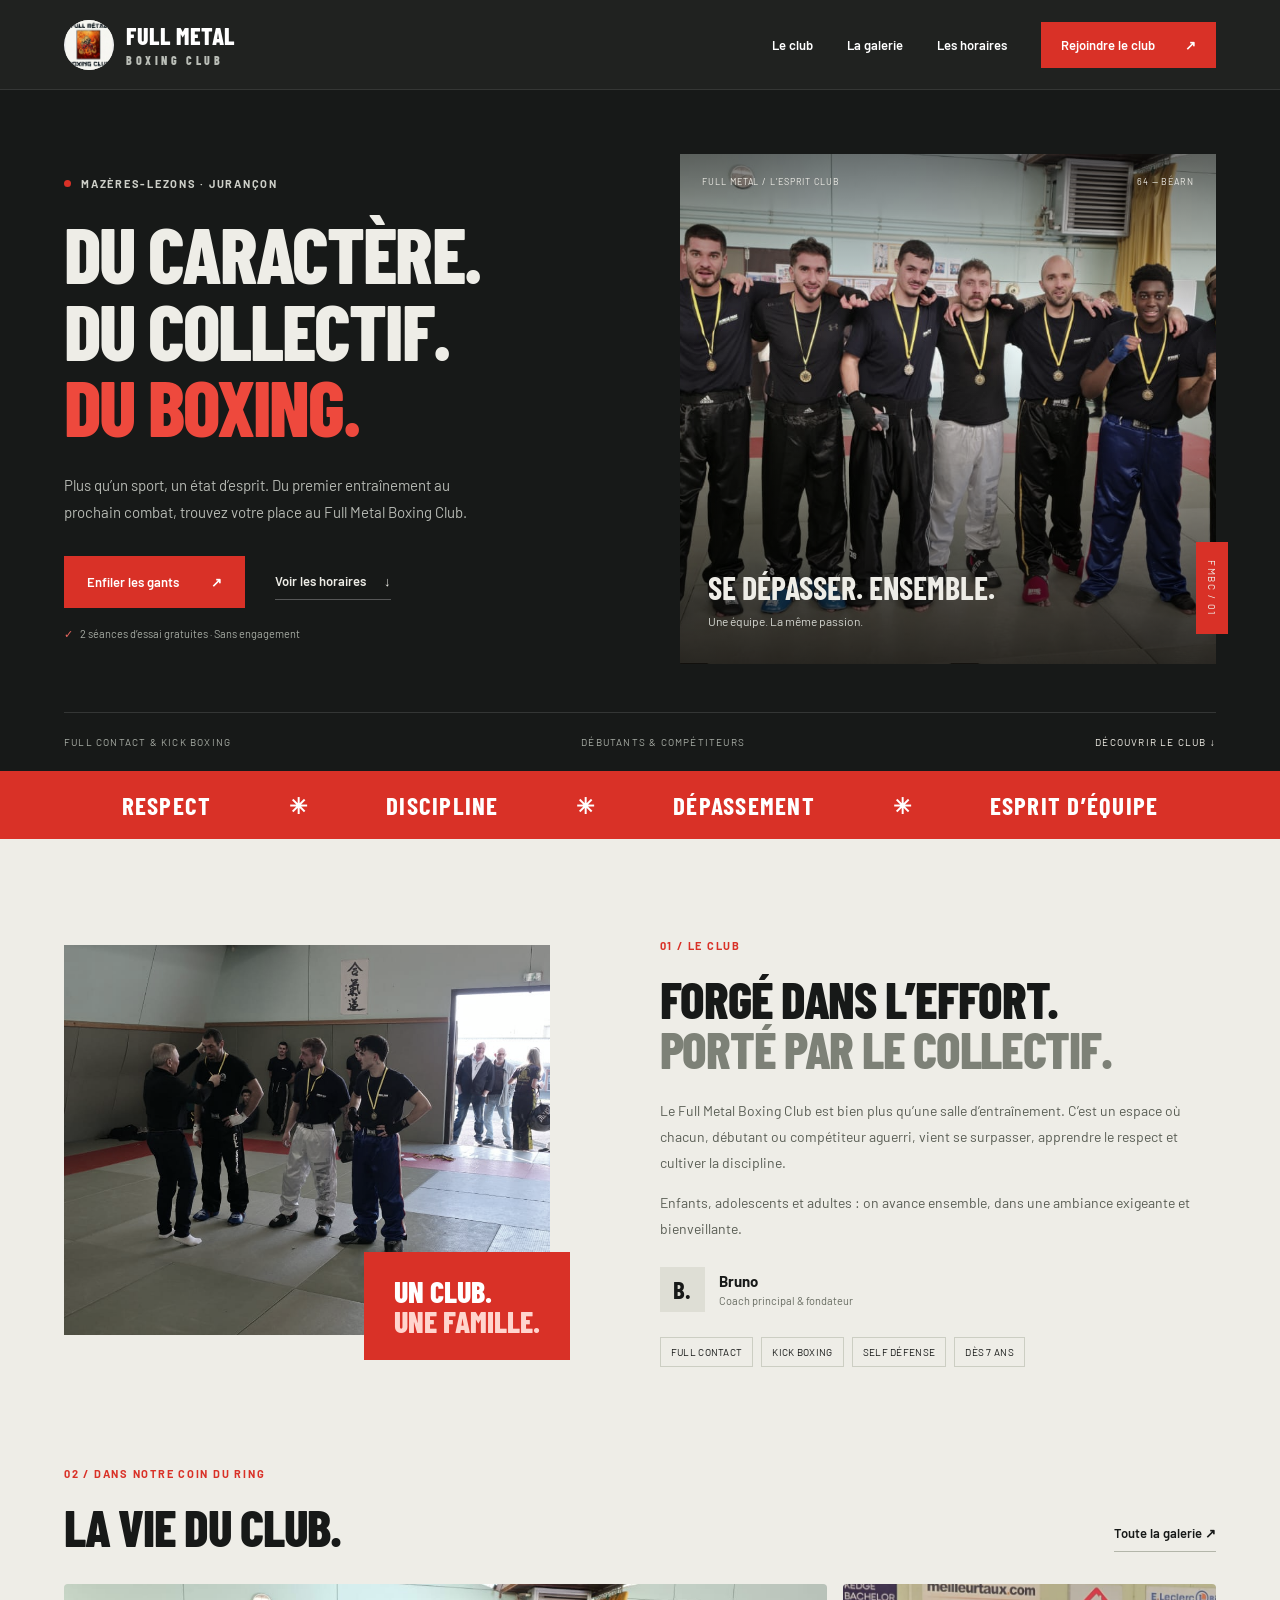
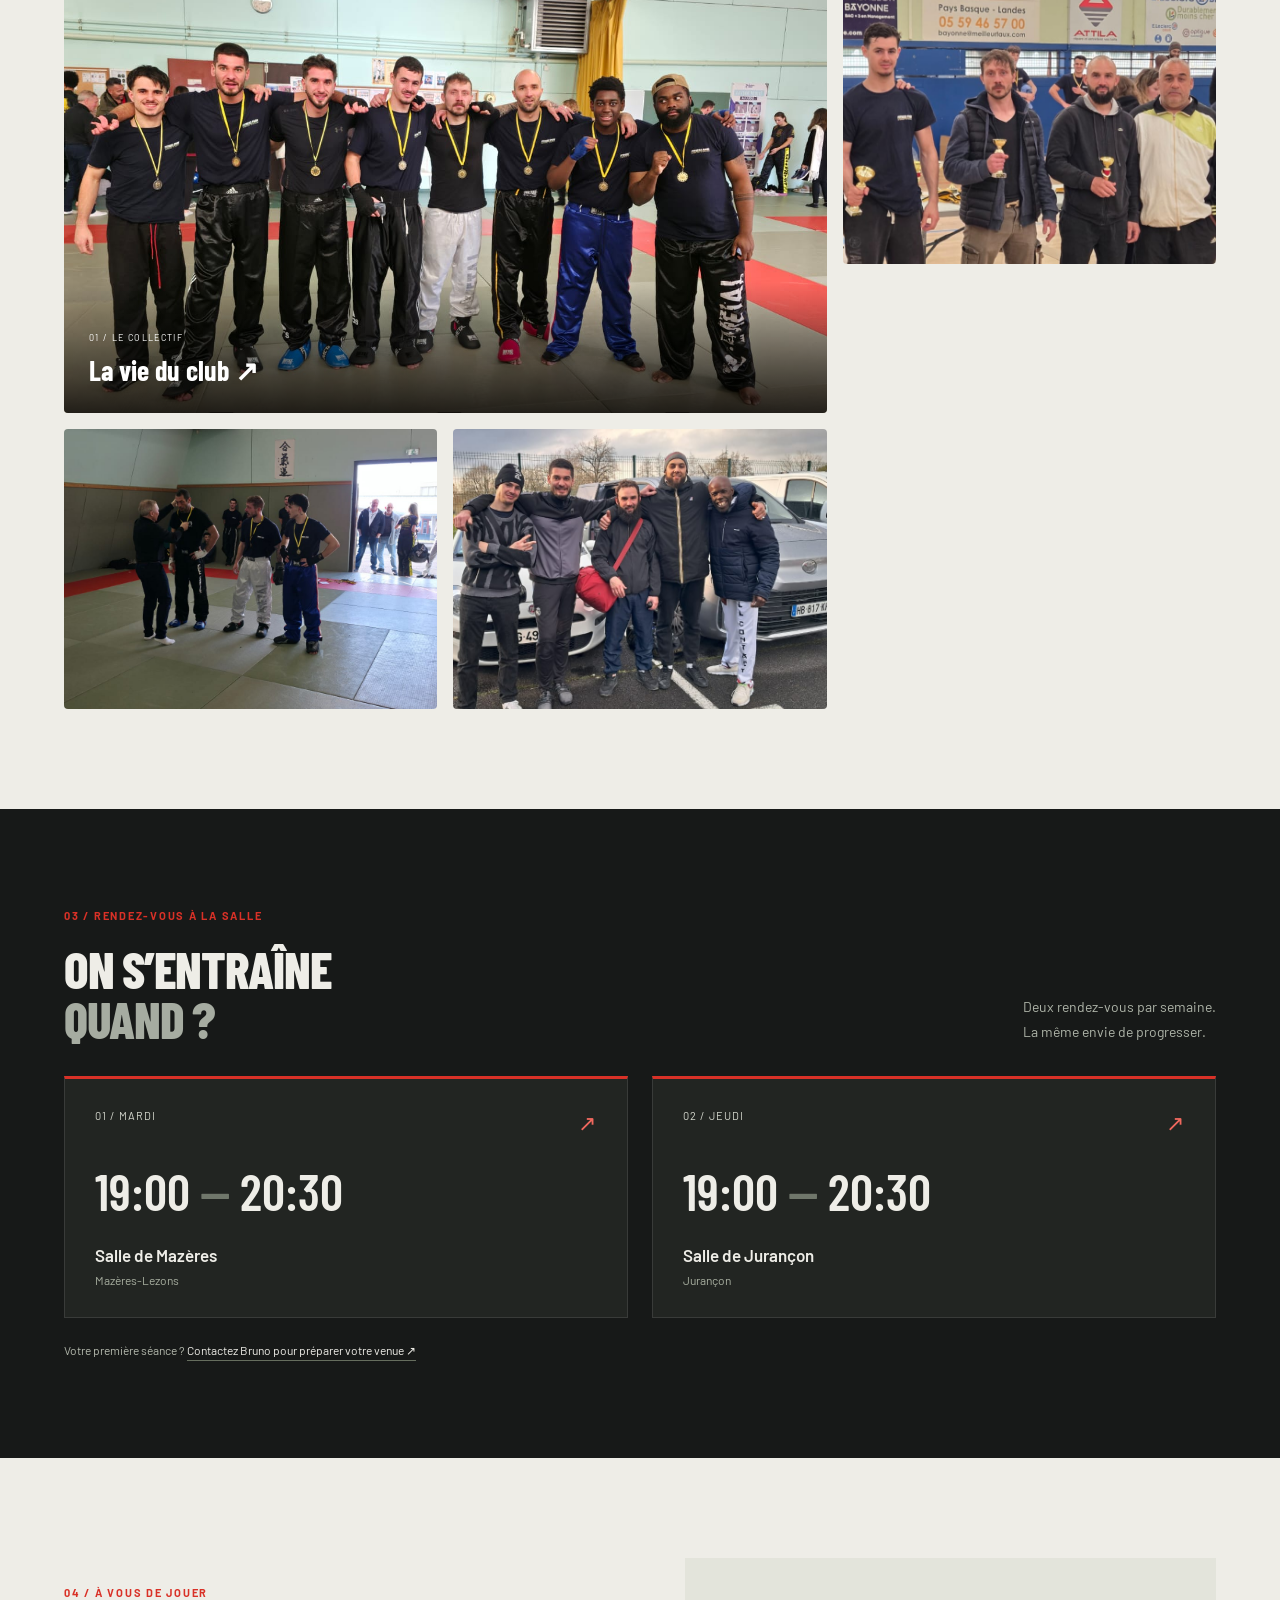
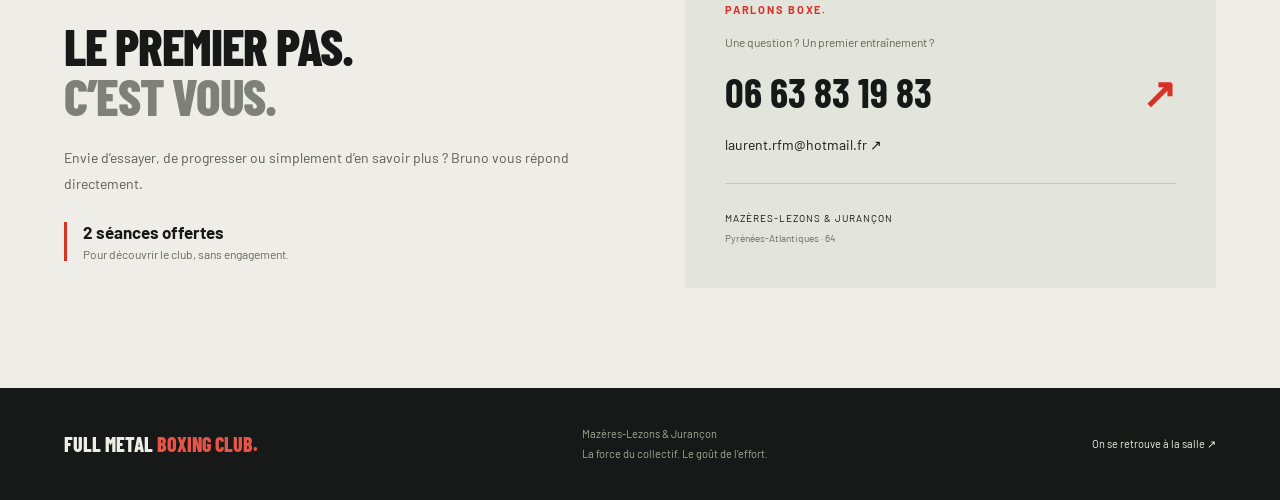
<file: index.html>
<!DOCTYPE html>
<html lang="fr">
<head>
  <meta charset="UTF-8" />
  <meta name="viewport" content="width=device-width, initial-scale=1.0" />
  <title>Full Metal Boxing Club — Mazères-Lezons & Jurançon</title>
  <meta name="description" content="Full contact, kick boxing et esprit d’équipe à Mazères-Lezons et Jurançon. Découvrez le club, les horaires et profitez de deux séances d’essai gratuites.">
  <link href="https://fonts.googleapis.com/css2?family=Anton&family=Barlow+Condensed:wght@400;600;700&family=Barlow:wght@400;500&display=swap" rel="stylesheet" />
 <link href="site.css" rel="stylesheet" />

</head>
<body>
<a class="skip-link" href="#main">Aller au contenu</a>
<nav aria-label="Navigation principale">
  <a class="nav-logo" href="index.html" aria-label="Full Metal Boxing Club, accueil"><img src="images/logo.png" alt=""><span>FULL METAL<small>BOXING CLUB</small></span></a>
  <ul class="nav-links"><li><a href="index.html#about">Le club</a></li><li><a href="gallery.html">La galerie</a></li><li><a href="index.html#horaires">Les horaires</a></li><li><a href="index.html#contact" class="nav-cta">Rejoindre le club <span aria-hidden="true">↗</span></a></li></ul>
  <button class="hamburger" aria-label="Ouvrir le menu" aria-expanded="false" aria-controls="mobileMenu"><span></span><span></span></button>
</nav>
<div class="mobile-menu" id="mobileMenu"><a href="index.html#about">Le club</a><a href="gallery.html">La galerie</a><a href="index.html#horaires">Les horaires</a><a href="index.html#contact">Rejoindre le club ↗</a></div>
<main id="main">
<section id="accueil">
 <div class="hero-inner">
  <div class="hero-text"><p class="hero-eyebrow"><span></span> Mazères-Lezons · Jurançon</p>
   <h1>DU CARACTÈRE.<br>DU COLLECTIF.<br><em>DU BOXING.</em></h1>
   <p class="hero-sub">Plus qu’un sport, un état d’esprit. Du premier entraînement au prochain combat, trouvez votre place au Full Metal Boxing Club.</p>
   <div class="hero-actions"><a class="btn-primary" href="#contact">Enfiler les gants <span aria-hidden="true">↗</span></a><a class="text-link" href="#horaires">Voir les horaires <span aria-hidden="true">↓</span></a></div>
   <p class="trial-note"><span aria-hidden="true">✓</span> 2 séances d’essai gratuites · Sans engagement</p>
  </div>
  <div class="hero-visual"><img class="hero-photo" src="images/1.jpeg" alt="L’équipe du Full Metal Boxing Club réunie en compétition" fetchpriority="high"><div class="photo-topline"><span>FULL METAL / L’ESPRIT CLUB</span><span>64 — BÉARN</span></div><div class="photo-caption"><span>SE DÉPASSER. ENSEMBLE.</span><small>Une équipe. La même passion.</small></div><div class="photo-index" aria-hidden="true">FMBC / 01</div></div>
 </div>
 <div class="hero-bottom"><span>FULL CONTACT & KICK BOXING</span><span>DÉBUTANTS & COMPÉTITEURS</span><a href="#about">DÉCOUVRIR LE CLUB ↓</a></div>
</section>
<div class="values-strip" aria-label="Les valeurs du club"><span>RESPECT</span><i aria-hidden="true">✳</i><span>DISCIPLINE</span><i aria-hidden="true">✳</i><span>DÉPASSEMENT</span><i aria-hidden="true">✳</i><span>ESPRIT D’ÉQUIPE</span></div>
<section id="about" class="section-light"><div class="about-inner">
 <div class="about-visual"><div class="image-frame"><img src="images/3.jpeg" alt="Les membres du club réunis sur les tapis" loading="lazy"></div><div class="image-stamp">UN CLUB.<br><span>UNE FAMILLE.</span></div></div>
 <div class="about-text"><p class="section-label">01 / LE CLUB</p><h2 class="section-title">FORGÉ DANS L’EFFORT.<br><span>PORTÉ PAR LE COLLECTIF.</span></h2><p>Le Full Metal Boxing Club est bien plus qu’une salle d’entraînement. C’est un espace où chacun, débutant ou compétiteur aguerri, vient se surpasser, apprendre le respect et cultiver la discipline.</p><p>Enfants, adolescents et adultes : on avance ensemble, dans une ambiance exigeante et bienveillante.</p><div class="coach"><span class="coach-initial" aria-hidden="true">B.</span><div><strong>Bruno</strong><small>Coach principal & fondateur</small></div></div><div class="tags"><span>Full contact</span><span>Kick boxing</span><span>Self défense</span><span>Dès 7 ans</span></div></div>
</div></section>
<section id="galerie" class="section-light"><div class="section-heading"><div><p class="section-label">02 / DANS NOTRE COIN DU RING</p><h2 class="section-title">LA VIE DU CLUB.</h2></div><a href="gallery.html" class="text-link dark-link">Toute la galerie ↗</a></div>
<div class="gallery-grid">
  <a class="gallery-item" href="gallery.html"><img src="images/1.jpeg" alt="L’équipe du club réunie en compétition" loading="lazy"><div class="gallery-caption"><small>01 / LE COLLECTIF</small><span>La vie du club ↗</span></div></a>
  <a class="gallery-item" href="gallery.html"><img src="images/6.jpeg" alt="Souvenir de compétition du club" loading="lazy"></a>
  <a class="gallery-item" href="gallery.html"><img src="images/3.jpeg" alt="Les membres du club sur les tapis" loading="lazy"></a>
  <a class="gallery-item" href="gallery.html"><img src="images/7.jpeg" alt="Les boxeurs du Full Metal Boxing Club" loading="lazy"></a>
</div>
</section>
<section id="horaires"><div class="section-heading"><div><p class="section-label">03 / RENDEZ-VOUS À LA SALLE</p><h2 class="section-title">ON S’ENTRAÎNE<br><span>QUAND ?</span></h2></div><p class="section-intro">Deux rendez-vous par semaine.<br>La même envie de progresser.</p></div><div class="schedule-grid">
<article class="day-card"><div class="day-top"><span>01 / MARDI</span><span aria-hidden="true">↗</span></div><h3>19:00 <span>—</span> 20:30</h3><p>Salle de Mazères</p><small>Mazères-Lezons</small></article>
<article class="day-card"><div class="day-top"><span>02 / JEUDI</span><span aria-hidden="true">↗</span></div><h3>19:00 <span>—</span> 20:30</h3><p>Salle de Jurançon</p><small>Jurançon</small></article></div><p class="schedule-note">Votre première séance ? <a href="#contact">Contactez Bruno pour préparer votre venue ↗</a></p></section>
<section id="contact" class="section-light"><div class="contact-inner"><div class="contact-text"><p class="section-label">04 / À VOUS DE JOUER</p><h2 class="section-title">LE PREMIER PAS.<br><span>C’EST VOUS.</span></h2><p>Envie d’essayer, de progresser ou simplement d’en savoir plus ? Bruno vous répond directement.</p><div class="trial-box"><strong>2 séances offertes</strong><span>Pour découvrir le club, sans engagement.</span></div></div><div class="contact-card"><span class="section-label">PARLONS BOXE.</span><p>Une question ? Un premier entraînement ?</p><a class="phone-display" href="tel:+33663831983">06 63 83 19 83 <span aria-hidden="true">↗</span></a><a class="contact-value" href="mailto:laurent.rfm@hotmail.fr">laurent.rfm@hotmail.fr ↗</a><div class="contact-location">MAZÈRES-LEZONS & JURANÇON<br><span>Pyrénées-Atlantiques · 64</span></div></div></div></section>
</main>
<footer><div class="footer-inner"><a class="footer-logo" href="index.html">FULL METAL <span>BOXING CLUB.</span></a><p>Mazères-Lezons & Jurançon<br>La force du collectif. Le goût de l’effort.</p><a href="index.html#contact">On se retrouve à la salle ↗</a></div></footer>
<script src="site.js"></script>
</body>
</html>
</file>
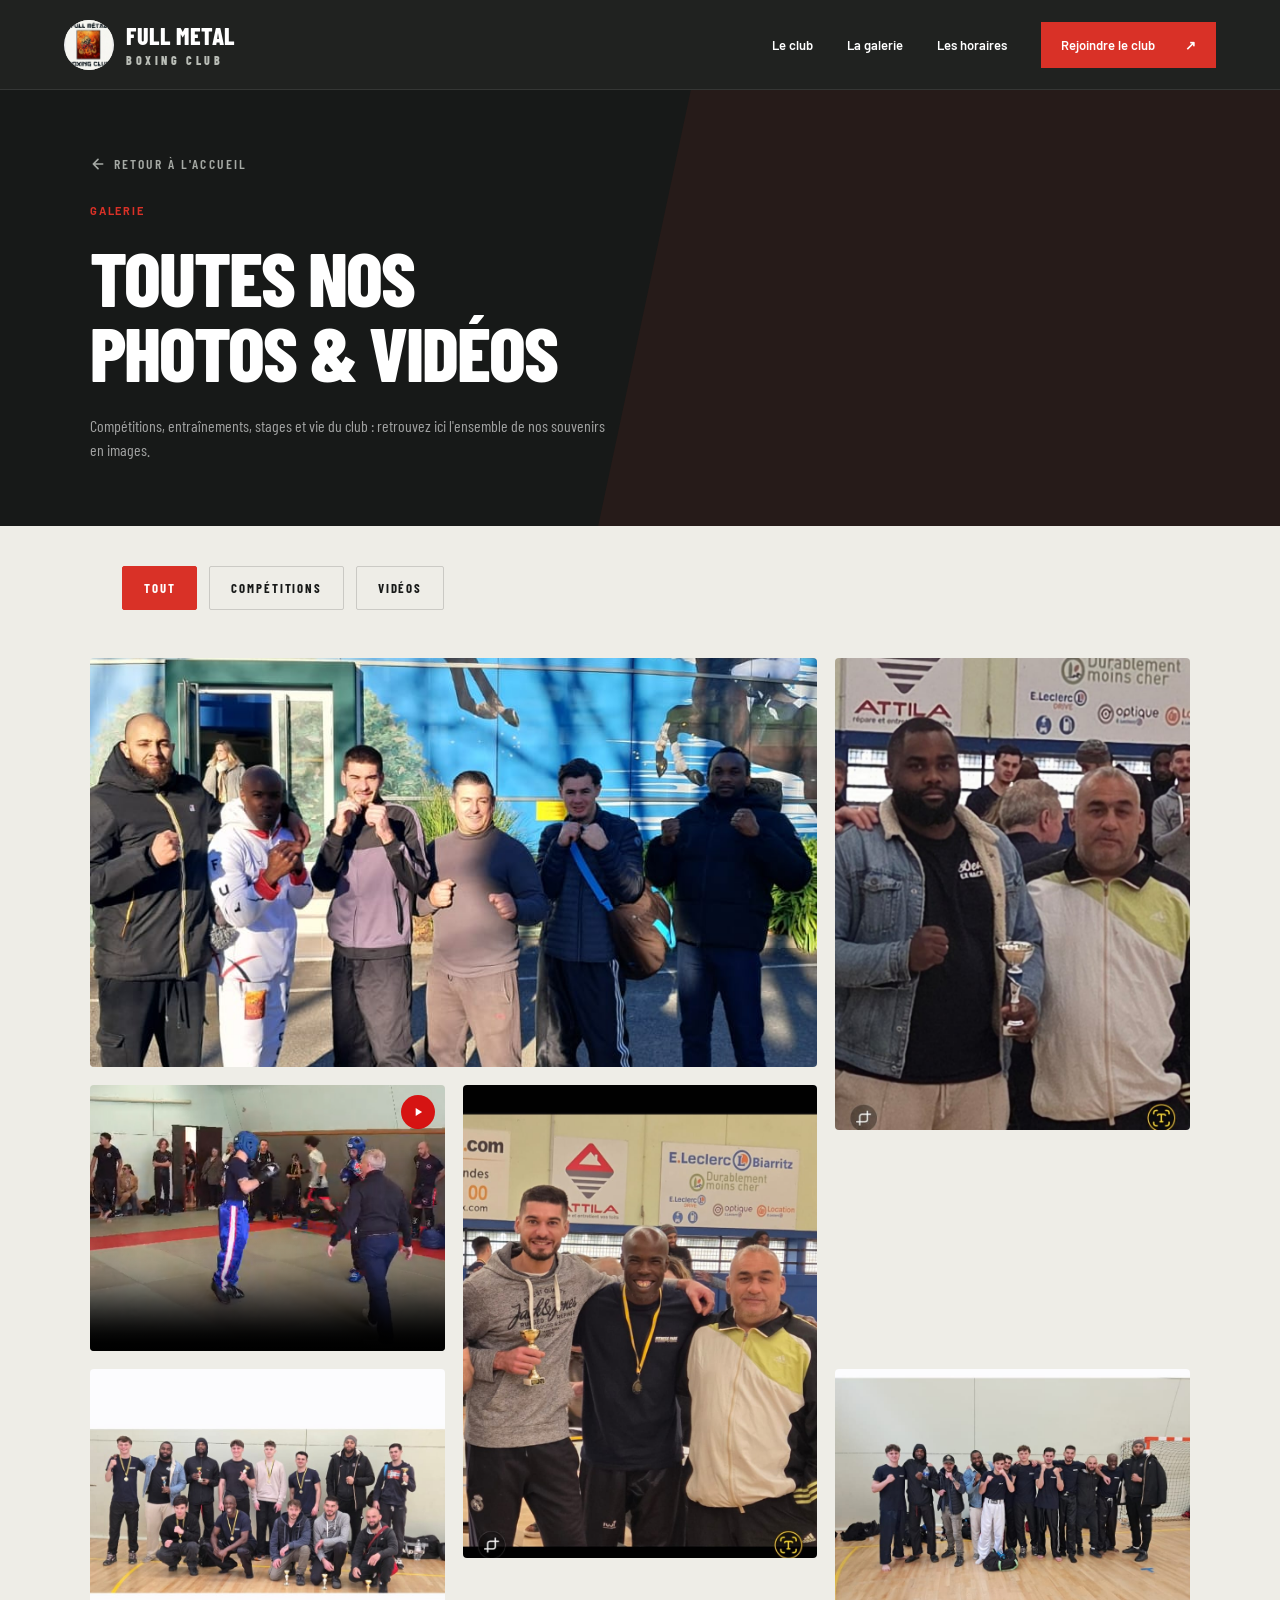
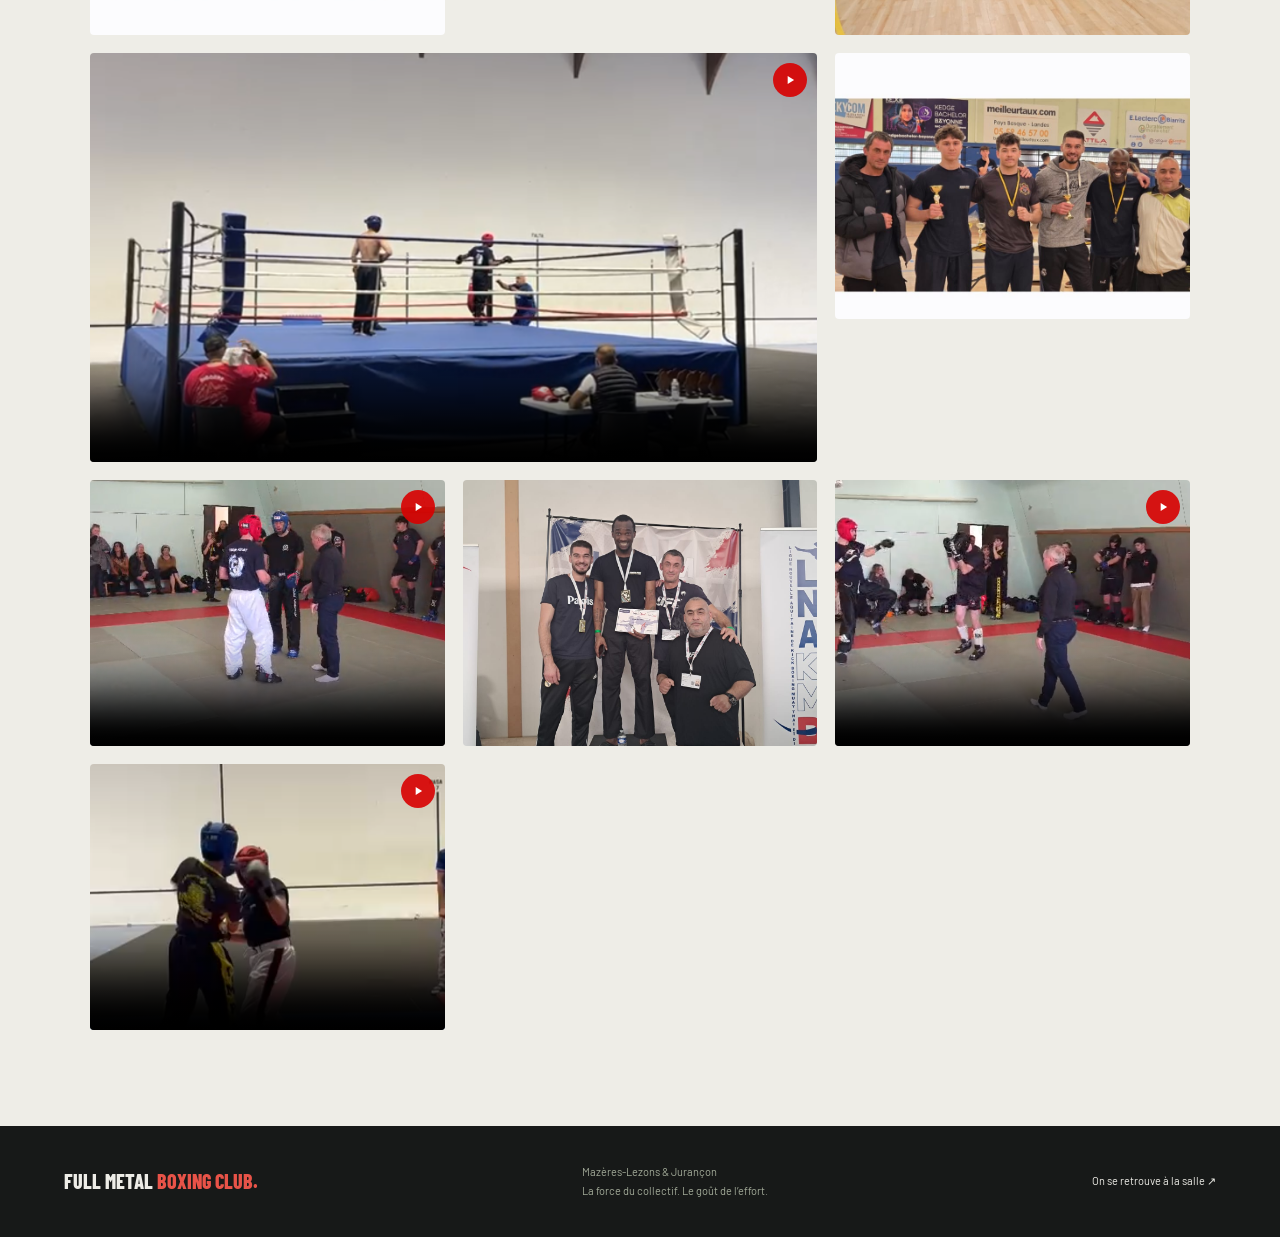
<file: gallery.html>
<!DOCTYPE html>
<html lang="fr">
<head>
  <meta charset="UTF-8" />
  <meta name="viewport" content="width=device-width, initial-scale=1.0" />
  <title>Galerie — Full Metal Boxing Club</title>
  <link href="https://fonts.googleapis.com/css2?family=Anton&family=Barlow+Condensed:wght@400;600;700&family=Barlow:wght@400;500&display=swap" rel="stylesheet" />
  <link href="site.css" rel="stylesheet" />
</head>
<body class="gallery-page">
<a class="skip-link" href="#main">Aller au contenu</a>

<!-- ── NAVIGATION ──────────────────────────────────────────── -->
<nav aria-label="Navigation principale">
  <a class="nav-logo" href="index.html" aria-label="Full Metal Boxing Club, accueil"><img loading="lazy" src="images/logo.png" alt=""><span>FULL METAL<small>BOXING CLUB</small></span></a>
  <ul class="nav-links"><li><a href="index.html#about">Le club</a></li><li><a href="gallery.html">La galerie</a></li><li><a href="index.html#horaires">Les horaires</a></li><li><a href="index.html#contact" class="nav-cta">Rejoindre le club <span aria-hidden="true">↗</span></a></li></ul>
  <button class="hamburger" aria-label="Ouvrir le menu" aria-expanded="false" aria-controls="mobileMenu"><span></span><span></span></button>
</nav>
<div class="mobile-menu" id="mobileMenu"><a href="index.html#about">Le club</a><a href="gallery.html">La galerie</a><a href="index.html#horaires">Les horaires</a><a href="index.html#contact">Rejoindre le club ↗</a></div>
<main id="main">
<!-- ── EN-TÊTE GALERIE ─────────────────────────────────────── -->
<header class="gallery-page-header">
  <div class="gallery-page-header-inner">
    <a href="index.html" class="back-link">
      <svg viewBox="0 0 24 24" fill="none" stroke="currentColor" stroke-width="2.5" stroke-linecap="round" stroke-linejoin="round"><path d="M19 12H5M12 19l-7-7 7-7"/></svg>
      Retour à l'accueil
    </a>
    <div class="section-label">Galerie</div>
    <h1 class="section-title">TOUTES NOS<br>PHOTOS &amp; VIDÉOS</h1>
    <div class="section-divider"></div>
    <p class="gallery-page-sub">Compétitions, entraînements, stages et vie du club : retrouvez ici l'ensemble de nos souvenirs en images.</p>
  </div>
</header>

<!-- ── FILTRES ─────────────────────────────────────────────── -->
<div class="filter-tabs" id="filterTabs">
  <button class="filter-btn active" aria-pressed="true" data-filter="all">Tout</button>
  <button class="filter-btn" aria-pressed="false" data-filter="competition">Compétitions</button>
  <button class="filter-btn" aria-pressed="false" data-filter="video">Vidéos</button>
</div>

<!-- ── GRILLE MÉDIA ────────────────────────────────────────────
     Chaque bloc ci-dessous est un EMPLACEMENT PRÊT À L'EMPLOI.

     ▸ Pour une PHOTO : supprimez le <div class="media-placeholder">…</div>
       et mettez à la place : <img loading="lazy" src="chemin/vers/photo.jpg" alt="...">

     ▸ Pour une VIDÉO : supprimez le placeholder et mettez à la place :
       <video preload="none" src="chemin/vers/video.mp4" controls muted playsinline poster="chemin/vers/apercu.jpg"></video>
       (gardez le <div class="video-badge"> si vous voulez garder le pictogramme ▶)

     ▸ data-category détermine dans quel(s) filtre(s) l'élément apparaît :
       competition / entrainement / enfants / video (un item peut avoir 2 catégories, ex: "video entrainement")

     ▸ Ajoutez class="wide" pour un bloc large (2 colonnes) ou class="tall"
       pour un bloc en hauteur — à utiliser avec modération pour varier la grille.
------------------------------------------------------------------- -->
<section class="media-section">
  <div class="media-grid" id="mediaGrid">

  <!-- 1 -->
  <div class="media-item wide" data-category="competition">
    <img loading="lazy" src="images/12.jpeg" alt="Compétition régionale">
    <div class="media-caption"></div>
  </div>

  <!-- 2 -->
  <div class="media-item tall" data-category="entrainement">
    <img loading="lazy" src="images/11.jpeg" alt="Séance du soir">
    <div class="media-caption"></div>
  </div>

    <!-- 3 -->
  <div class="media-item" data-category="video entrainement">
    <!-- ✅ On garde le badge Play -->
    <div class="video-badge">
      <svg viewBox="0 0 24 24"><path d="M8 5v14l11-7z"/></svg>
    </div>
    
    <!-- ✅ On supprime le placeholder et on met la vidéo directement -->
    <video preload="none" src="videos/1.mp4" controls muted playsinline poster="images/poster1.png"></video>
    
    <div class="media-caption"></div>
  </div>

    <!-- 4 -->
    <div class="media-item tall" data-category="enfants">
       <img loading="lazy" src="images/9.jpeg" alt="Séance du soir">

     
      <div class="media-caption"></div>
    </div>

    <!-- 5 -->
    <div class="media-item" data-category="enfants">
       <img loading="lazy" src="images/14.jpeg" alt="Séance du soir">
      <div class="media-caption"></div>
    </div>

    <!-- 6 -->
    <div class="media-item" data-category="enfants">
       <img loading="lazy" src="images/15.jpeg" alt="Séance du soir">
      <div class="media-caption"></div>
    </div>

    <!-- 7 -->
     <div class="media-item wide" data-category="video competition">
      <div class="video-badge">
        <svg viewBox="0 0 24 24"><path d="M8 5v14l11-7z"/></svg>
      </div>
          <video preload="none" src="videos/5.mp4" controls muted playsinline poster="images/poster4.png"></video>

      <div class="media-caption"></div>
    </div>
    <!-- 8 -->
    <div class="media-item" data-category="enfants">
       <img loading="lazy" src="images/16.jpeg" alt="Séance du soir">
      <div class="media-caption"></div>
    </div>

    <!-- 9 -->
   <div class="media-item" data-category="video competition">
      <div class="video-badge">
        <svg viewBox="0 0 24 24"><path d="M8 5v14l11-7z"/></svg>
      </div>
          <video preload="none" src="videos/3.mp4" controls muted playsinline poster="images/poster3.png"></video>

      <div class="media-caption"></div>
    </div>

    <!-- 10 -->
    <div class="media-item" data-category="enfants">
       <img loading="lazy" src="images/13.jpeg" alt="Séance du soir">
      <div class="media-caption"></div>
    </div>

    <!-- 11 -->

       <div class="media-item " data-category="video competition">
      <div class="video-badge">
        <svg viewBox="0 0 24 24"><path d="M8 5v14l11-7z"/></svg>
      </div>
          <video preload="none" src="videos/2.mp4" controls muted playsinline poster="images/poster2.png"></video>

      <div class="media-caption"></div>
    </div>

    <!-- 12 -->
       <div class="media-item " data-category="video competition">
      <div class="video-badge">
        <svg viewBox="0 0 24 24"><path d="M8 5v14l11-7z"/></svg>
      </div>
          <video preload="none" src="videos/6.mp4" controls muted playsinline poster="images/poster5.png"></video>

      <div class="media-caption"></div>
    </div>
  </div>
</section>

<!-- ── FOOTER ──────────────────────────────────────────────── -->
</main>
<footer><div class="footer-inner"><a class="footer-logo" href="index.html">FULL METAL <span>BOXING CLUB.</span></a><p>Mazères-Lezons & Jurançon<br>La force du collectif. Le goût de l’effort.</p><a href="index.html#contact">On se retrouve à la salle ↗</a></div></footer>
<script src="site.js"></script>
<script>
  // ── Filtres de la galerie ──────────────────────────────
  const filterButtons = document.querySelectorAll('.filter-btn');
  const mediaItems = document.querySelectorAll('.media-item');

  filterButtons.forEach(btn => {
    btn.addEventListener('click', () => {
      filterButtons.forEach(b => { b.classList.remove('active'); b.setAttribute('aria-pressed', 'false'); });
      btn.setAttribute('aria-pressed', 'true');
      btn.classList.add('active');
      const filter = btn.dataset.filter;

      mediaItems.forEach(item => {
        const cats = item.dataset.category.split(' ');
        const show = filter === 'all' || cats.includes(filter);
        item.hidden = !show;
        if (!show) item.querySelectorAll('video').forEach(video => video.pause());
      });
    });
  });
</script>
</body>
</html>
</file>
<file: site.css>
@import url('https://fonts.googleapis.com/css2?family=Barlow+Condensed:wght@500;600;700;800;900&family=Barlow:wght@400;500;600;700&display=swap');
*,*::before,*::after{box-sizing:border-box;margin:0;padding:0}

:root{--red:#d93127;--red-dark:#b9221a;--black:#171918;--white:#fff;--offwhite:#eeede7;--gray:#a6aaa5;--line:#d5d5cd}

html{scroll-behavior:smooth;scroll-padding-top:100px}
body{font-family:'Barlow',Arial,sans-serif;color:var(--black);background:var(--offwhite)}
a{color:inherit;text-decoration:none}
button{font:inherit}
img{display:block;max-width:100%}
a,button{ -webkit-tap-highlight-color:transparent}
a:focus-visible,button:focus-visible{outline:3px solid var(--red);outline-offset:5px}
::selection{background:var(--red);color:white}
.skip-link{position:fixed;top:-100px;left:20px;padding:16px;background:white;z-index:200}
.skip-link:focus{top:10px}

nav{height:90px;background:#171918f5;color:white;display:flex;align-items:center;justify-content:space-between;padding:0 max(5%,calc((100vw - 1280px)/2));position:sticky;top:0;z-index:100;border-bottom:1px solid #ffffff18;backdrop-filter:blur(12px)}
.nav-logo{display:flex;align-items:center;gap:12px;font-family:'Barlow Condensed',sans-serif;font-weight:800;line-height:1;font-size:24px;letter-spacing:.025em}
.nav-logo img{width:50px;height:50px;object-fit:contain;border-radius:50%;background:#eee}
.nav-logo small{display:block;font-size:12px;letter-spacing:.3em;margin-top:6px;color:#babeb7}
.nav-links{display:flex;list-style:none;align-items:center;gap:34px;font-size:13px;font-weight:600}
.nav-links a:hover{color:#f9786e}
.nav-cta{display:flex;gap:30px;background:var(--red);padding:15px 20px;color:white!important}
.nav-cta:hover,.btn-primary:hover{background:var(--red-dark)}
.hamburger{display:none;background:none;border:0;padding:12px;cursor:pointer}
.hamburger span{display:block;width:25px;height:2px;margin:6px 0;background:white}
.mobile-menu{display:none;position:fixed;top:90px;left:0;right:0;background:var(--black);color:white;z-index:99;padding:20px 6%}
.mobile-menu.open{display:flex;flex-direction:column}
.mobile-menu a{padding:16px;border-bottom:1px solid #ffffff20}

#accueil{background:var(--black);color:var(--offwhite);padding:64px 5% 0}
.hero-inner{max-width:1280px;margin:auto;display:grid;grid-template-columns:1.05fr 1fr;gap:54px;align-items:center}
.hero-eyebrow,.section-label{font-size:11px;font-weight:700;letter-spacing:.16em;text-transform:uppercase}
.hero-eyebrow{display:flex;align-items:center;gap:10px;color:#ced0c9;margin-bottom:25px}
.hero-eyebrow span{width:7px;height:7px;background:var(--red);border-radius:50%}
h1,.section-title{font-family:'Barlow Condensed','Arial Narrow',sans-serif;font-weight:800;line-height:.98;letter-spacing:-.025em}
h1{font-size:clamp(56px,6.1vw,88px)}
h1 em{color:#ee493d;font-style:normal}
.hero-sub{font-size:15px;line-height:1.8;color:#b5b8b2;max-width:420px;margin-top:27px}
.hero-actions{display:flex;gap:30px;align-items:center;margin-top:30px}
.btn-primary{display:inline-flex;gap:32px;justify-content:space-between;align-items:center;background:var(--red);color:white;padding:18px 23px;font-weight:600;font-size:13px;transition:background .2s}
.text-link{font-size:13px;font-weight:600;display:inline-flex;gap:18px;padding:10px 0;border-bottom:1px solid #ffffff45}
.text-link:hover{color:var(--red)}
.trial-note{font-size:11px;color:#a5aaa2;margin-top:19px}
.trial-note span{color:#e9675f;margin-right:5px}
.hero-visual{position:relative;height:510px;isolation:isolate;background:#383c36}
.hero-visual::after{content:'';position:absolute;inset:0;background:linear-gradient(180deg,#0008,transparent 35%,#000b);z-index:-1}
.hero-photo{position:absolute;inset:0;width:100%;height:100%;object-fit:cover;object-position:48% center;filter:saturate(.65);z-index:-2}
.photo-topline{position:absolute;top:22px;left:22px;right:22px;display:flex;justify-content:space-between;font-size:9px;letter-spacing:.1em}
.photo-caption{position:absolute;bottom:36px;left:28px}
.photo-caption>span{font-family:'Barlow Condensed',sans-serif;font-weight:700;font-size:32px}
.photo-caption small{display:block;color:#d5d7d1;margin-top:8px;font-size:12px}
.photo-index{position:absolute;right:-12px;bottom:30px;writing-mode:vertical-rl;background:var(--red);padding:18px 10px;font-size:10px;letter-spacing:.15em}
.hero-bottom{max-width:1280px;margin:48px auto 0;border-top:1px solid #ffffff20;padding:23px 0;display:flex;justify-content:space-between;color:#a9aea6;font-size:10px;letter-spacing:.12em}
.hero-bottom a{color:#f3f1e9}
.values-strip{display:flex;align-items:center;justify-content:space-evenly;gap:20px;background:var(--red);color:white;padding:19px 5%;font-family:'Barlow Condensed',sans-serif;font-size:25px;font-weight:700;letter-spacing:.05em}
.values-strip i{font-size:22px;font-style:normal}

.section-light,#horaires{padding:100px 5%}
.about-inner,.section-heading,.gallery-grid,.schedule-grid,.schedule-note,.contact-inner{max-width:1180px;margin-left:auto;margin-right:auto}
.about-inner{display:grid;grid-template-columns:1fr 1.1fr;gap:90px;align-items:center}
.about-visual{position:relative;padding:0 20px 25px 0}
.image-frame{height:390px;background:#d2d0c6}
.image-frame img{width:100%;height:100%;object-fit:cover;filter:saturate(.55)}
.image-stamp{position:absolute;right:0;bottom:0;background:var(--red);color:white;padding:24px 30px;font-family:'Barlow Condensed',sans-serif;font-size:30px;font-weight:800;line-height:1}
.image-stamp span{color:#ffd5ce}
.section-label{color:var(--red);margin-bottom:22px}
.section-title{font-size:clamp(38px,4vw,56px);margin-bottom:24px}
.section-title span{color:#7d8177}
.about-text>p:not(.section-label),.contact-text>p:not(.section-label){font-size:14px;line-height:1.85;color:#5a5e55;margin-bottom:14px}
.coach{display:flex;gap:14px;align-items:center;margin:25px 0}
.coach-initial{background:#deded5;width:45px;height:45px;display:grid;place-items:center;font-family:'Barlow Condensed',sans-serif;font-size:25px;font-weight:700}
.coach strong{font-size:15px}
.coach small{display:block;font-size:11px;color:#696d63;margin-top:4px}
.tags{display:flex;gap:8px;flex-wrap:wrap}
.tags span{font-size:10px;padding:8px 10px;border:1px solid #cccec3;text-transform:uppercase;letter-spacing:.03em}
#galerie{padding-top:0}
.section-heading{display:flex;justify-content:space-between;align-items:end;margin-bottom:32px}
.section-heading .section-title{margin:0}
.dark-link{border-color:#b3b6aa}
.gallery-grid{display:grid;grid-template-columns:1.3fr 1fr;gap:22px}
.gallery-item{position:relative;height:330px;overflow:hidden}
.gallery-item img{height:100%;width:100%;object-fit:cover;transition:transform .4s;filter:saturate(.7)}
.gallery-item:hover img{transform:scale(1.035)}
.gallery-caption{position:absolute;bottom:0;left:0;right:0;padding:50px 25px 25px;background:linear-gradient(transparent,#000c);color:white}
.gallery-caption small{display:block;font-size:9px;letter-spacing:.15em;margin-bottom:10px}
.gallery-caption span{font-family:'Barlow Condensed',sans-serif;font-weight:700;font-size:28px}

#horaires{background:var(--black);color:var(--offwhite)}
#horaires .section-title span{color:#a6aca1}
.section-intro{font-size:14px;line-height:1.8;color:#aeb4a8}
.schedule-grid{display:grid;grid-template-columns:1fr 1fr;gap:24px}
.day-card{padding:30px;background:#222522;border:1px solid #ffffff1a;border-top:3px solid var(--red)}
.day-top{display:flex;justify-content:space-between;font-size:11px;letter-spacing:.1em;color:#d4d7cd}
.day-top>span:last-child{color:#ef685e;font-size:22px}
.day-card h3{font-family:'Barlow Condensed',sans-serif;font-size:clamp(32px,4vw,52px);margin:24px 0;font-weight:600}
.day-card h3 span{color:#70776b}
.day-card p{font-size:17px;font-weight:600}
.day-card small{display:block;font-size:12px;color:#a8afa0;margin-top:8px}
.schedule-note{margin-top:25px;font-size:12px;color:#b4b9ad}
.schedule-note a{color:var(--offwhite);border-bottom:1px solid #666e5e;padding-bottom:3px}
.contact-inner{display:grid;grid-template-columns:1fr 1fr;gap:90px;align-items:center}
.trial-box{margin-top:25px;padding-left:16px;border-left:3px solid var(--red)}
.trial-box strong{display:block;font-size:17px}
.trial-box span{display:block;font-size:12px;margin-top:5px;color:#656b5c}
.contact-card{background:#e3e4db;padding:40px}
.contact-card>p{font-size:12px;color:#616856;margin:18px 0}
.phone-display{font-family:'Barlow Condensed',sans-serif;font-weight:700;font-size:clamp(26px,3.2vw,44px);display:flex;justify-content:space-between;gap:10px}
.phone-display span{color:var(--red)}
.contact-value{display:block;margin-top:18px;font-size:14px;overflow-wrap:anywhere}
.contact-value:hover{color:var(--red)}
.contact-location{border-top:1px solid #c6cabb;margin-top:30px;padding-top:24px;font-size:10px;letter-spacing:.1em;line-height:2}
.contact-location span{color:#686f5e;letter-spacing:0}
footer{background:var(--black);color:var(--offwhite);padding:36px 5%}
.footer-inner{max-width:1280px;margin:auto;display:flex;gap:25px;justify-content:space-between;align-items:center}
.footer-logo{font-family:'Barlow Condensed',sans-serif;font-size:20px;font-weight:800}
.footer-logo span{color:#e85348}
.footer-inner p{font-size:11px;color:#a2aa98;line-height:1.8}
.footer-inner>a:last-child{font-size:11px}

.gallery-page-header {
  background: var(--black);
  padding: 130px 2rem 4rem;
  position: relative;
  overflow: hidden;
}

.gallery-page-header::before {
  content: '';
  position: absolute; top: -10%; right: -5%;
  width: 55%; height: 130%;
  background: var(--red);
  transform: skewX(-12deg);
  opacity: 0.08;
  pointer-events: none;
}

.gallery-page-header-inner {
  max-width: 1100px; margin: 0 auto; position: relative; z-index: 1;
}

.back-link {
  display: inline-flex; align-items: center; gap: 0.5rem;
  font-family: 'Barlow Condensed', sans-serif;
  font-weight: 600;
  font-size: 0.85rem;
  letter-spacing: 0.15em;
  text-transform: uppercase;
  color: var(--gray);
  text-decoration: none;
  margin-bottom: 2rem;
  transition: color .2s;
}

.back-link:hover { color: var(--red); }

.back-link svg { width: 16px; height: 16px; }


.gallery-page-header .section-title { color: var(--white); }

.gallery-page-header .section-label { color: var(--red); }

.gallery-page-sub {
  margin-top: 1rem;
  font-family: 'Barlow Condensed', sans-serif;
  font-size: 1rem;
  color: rgba(255,255,255,0.6);
  max-width: 520px;
  line-height: 1.5;
}


/* ── Filtres ─────────────────────────────────────────── */
.filter-tabs {
  display: flex; flex-wrap: wrap; gap: 0.75rem;
  max-width: 1100px; margin: 0 auto;
  padding: 2.5rem 2rem 0;
}

.filter-btn {
  font-family: 'Barlow Condensed', sans-serif;
  font-weight: 700;
  font-size: 0.8rem;
  letter-spacing: 0.15em;
  text-transform: uppercase;
  background: transparent;
  color: var(--black);
  border: 1.5px solid rgba(0,0,0,0.15);
  padding: 0.6rem 1.3rem;
  border-radius: 2px;
  cursor: pointer;
  transition: all .2s;
}

.filter-btn:hover { border-color: var(--red); color: var(--red); }

.filter-btn.active { background: var(--red); border-color: var(--red); color: var(--white); }


/* ── Grille média ────────────────────────────────────── */
.media-section {
  background: var(--white);
  padding: 3rem 2rem 6rem;
}

.media-grid {
  max-width: 1100px; margin: 0 auto;
  display: grid;
  grid-template-columns: repeat(3, 1fr);
  gap: 18px;
}

.media-item {
  position: relative;
  aspect-ratio: 4/3;
  border-radius: 4px;
  overflow: hidden;
  background: var(--offwhite);
}

.media-item.wide { grid-column: span 2; aspect-ratio: 16/9; }

.media-item.tall { grid-row: span 2; aspect-ratio: 3/4; }


.media-item img,
.media-item video {
  width: 100%; height: 100%;
  object-fit: cover;
  display: block;
}


/* Emplacement vide — à remplacer par une vraie image/vidéo */
.media-placeholder {
  width: 100%; height: 100%;
  display: flex; flex-direction: column;
  align-items: center; justify-content: center;
  gap: 0.6rem;
  background: repeating-linear-gradient(
    135deg,
    var(--offwhite), var(--offwhite) 10px,
    #eaeaea 10px, #eaeaea 20px
  );
  border: 2px dashed rgba(0,0,0,0.15);
  color: var(--gray);
  font-family: 'Barlow Condensed', sans-serif;
  text-align: center;
  padding: 1rem;
}

.media-placeholder svg { width: 34px; height: 34px; opacity: 0.5; }

.media-placeholder .ph-label {
  font-weight: 700;
  font-size: 0.85rem;
  letter-spacing: 0.1em;
  text-transform: uppercase;
  color: #999;
}

.media-placeholder .ph-hint {
  font-size: 0.72rem;
  color: #bbb;
  max-width: 180px;
  line-height: 1.4;
}


/* Badge vidéo */
.media-item .video-badge {
  position: absolute; top: 10px; right: 10px; z-index: 2;
  width: 34px; height: 34px;
  background: rgba(217,0,0,0.9);
  border-radius: 50%;
  display: flex; align-items: center; justify-content: center;
  pointer-events: none;
}

.media-item .video-badge svg { width: 14px; height: 14px; fill: var(--white); }


/* Légende au survol, cohérent avec la galerie de la home */
.media-caption {
  position: absolute; bottom: 0; left: 0; right: 0; z-index: 2;
  background: linear-gradient(transparent, rgba(0,0,0,0.85));
  padding: 1.6rem 1rem 0.8rem;
  font-family: 'Barlow Condensed', sans-serif;
  font-weight: 600;
  font-size: 0.8rem;
  letter-spacing: 0.08em;
  text-transform: uppercase;
  color: var(--white);
  opacity: 0;
  transform: translateY(6px);
  transition: opacity .2s, transform .2s;
}

.media-item:hover .media-caption { opacity: 1; transform: translateY(0); }


/* ── Responsive galerie complète ─────────────────────── */
@media (max-width: 900px) {
  .media-grid { grid-template-columns: repeat(2, 1fr); }

  .media-item.wide { grid-column: span 2; }

  .gallery-page-header { padding: 110px 1.5rem 3rem; }

}

@media (max-width: 600px) {
  .media-grid { grid-template-columns: 1fr; gap: 14px; }

  .media-item.wide, .media-item.tall { grid-column: span 1; grid-row: span 1; aspect-ratio: 4/3; }

  .filter-tabs { padding: 2rem 1.5rem 0; }

}
/* Shared gallery and responsive layouts. */
.gallery-page-header{padding-top:65px;background:var(--black)}
.gallery-page-header .section-title{font-family:'Barlow Condensed',sans-serif;font-size:clamp(48px,6vw,80px)}
.media-section{background:var(--offwhite)}
.media-item[hidden]{display:none}
.media-caption:empty{display:none}
.filter-btn{min-height:44px}
.media-item{border-radius:4px}
.media-item video{object-fit:cover;background:#171918}
.media-item img{object-fit:cover;background:var(--offwhite)}
.media-caption{pointer-events:none}

@media(min-width:901px){.mobile-menu.open{display:none}
}

@media(max-width:1100px){.hero-inner{gap:30px}
.hero-visual{height:470px}
.hero-actions{gap:20px}
.about-inner,.contact-inner{gap:40px}
.nav-links{gap:22px}
}

@media(max-width:900px){nav{height:76px}
.nav-links{display:none}
.hamburger{display:block}
.mobile-menu{top:76px}
#accueil{padding-top:40px}
.hero-inner{grid-template-columns:1fr 1fr;gap:25px}
h1{font-size:clamp(42px,6.4vw,60px)}
.hero-visual{height:450px}
.hero-actions{align-items:flex-start;flex-direction:column;gap:8px}
.hero-eyebrow{font-size:9px}
.photo-topline{font-size:8px;gap:15px}
.photo-caption>span{font-size:24px}
.photo-caption{left:20px}
.section-light,#horaires{padding:70px 5%}
.about-inner{gap:30px}
.image-frame{height:380px}
.section-title{font-size:38px}
.values-strip{font-size:20px}
.section-intro{font-size:12px}
.contact-card{padding:28px}
.footer-inner{flex-wrap:wrap}
}

@media(max-width:600px){html{scroll-padding-top:90px}
.nav-logo{font-size:21px}
.nav-logo img{height:42px;width:42px}
.hero-inner{grid-template-columns:1fr;gap:35px}
h1{font-size:clamp(48px,11.7vw,70px)}
.hero-eyebrow{font-size:10px}
.hero-sub{font-size:14px}
.hero-actions{flex-direction:row;align-items:center;gap:24px}
.btn-primary{padding:16px 18px;gap:20px;font-size:12px}
.text-link{font-size:12px}
.hero-visual{height:320px;margin-right:10px}
.hero-photo{object-position:center}
.photo-topline{font-size:9px}
.hero-bottom{margin-top:32px;gap:18px;flex-wrap:wrap;font-size:9px;line-height:1.5}
.hero-bottom>span:nth-child(2){display:none}
.values-strip{flex-wrap:wrap;gap:12px 20px;padding:17px 5%;font-size:16px}
.values-strip i{font-size:14px}
.values-strip i:last-of-type{display:none}
.about-inner,.contact-inner{grid-template-columns:1fr;gap:36px}
.image-frame{height:300px}
.section-light,#horaires{padding:55px 6%}
.section-title{font-size:40px}
.section-heading{align-items:flex-start;gap:20px;flex-direction:column}
.gallery-grid,.schedule-grid{grid-template-columns:1fr}
.gallery-item{height:270px}
.day-card h3{font-size:46px}
.schedule-note{line-height:1.9}
.contact-card{padding:28px}
.phone-display{font-size:37px}
.footer-inner{flex-direction:column;align-items:flex-start}
.gallery-page-header{padding-top:45px}
.photo-index{right:-10px}
.section-label{font-size:10px}
}

@media(prefers-reduced-motion:reduce){html{scroll-behavior:auto}
*,*::before,*::after{transition:none!important;animation:none!important}
}

/* Aperçu de la galerie : quatre photos, avec un grand format en ouverture. */
#galerie .gallery-grid {
  grid-template-columns: repeat(3, minmax(0, 1fr));
  gap: 16px;
}
#galerie .gallery-item {
  height: auto;
  aspect-ratio: 4 / 3;
  border-radius: 4px;
}
#galerie .gallery-item:first-child {
  grid-column: span 2;
  aspect-ratio: 16 / 9;
}
#galerie .gallery-item:last-child {
  grid-column: auto;
  aspect-ratio: 4 / 3;
}
#galerie .gallery-item img {
  filter: none;
}
@media (max-width: 900px) {
  #galerie .gallery-grid { grid-template-columns: repeat(2, minmax(0, 1fr)); }
  #galerie .gallery-item:first-child { grid-row: auto; aspect-ratio: 16 / 9; }
  #galerie .gallery-item:last-child { grid-column: auto; aspect-ratio: 4 / 3; }
}
@media (max-width: 600px) {
  #galerie .gallery-grid { grid-template-columns: 1fr; }
  #galerie .gallery-item:first-child { grid-column: auto; aspect-ratio: 4 / 3; }
}
</file>
